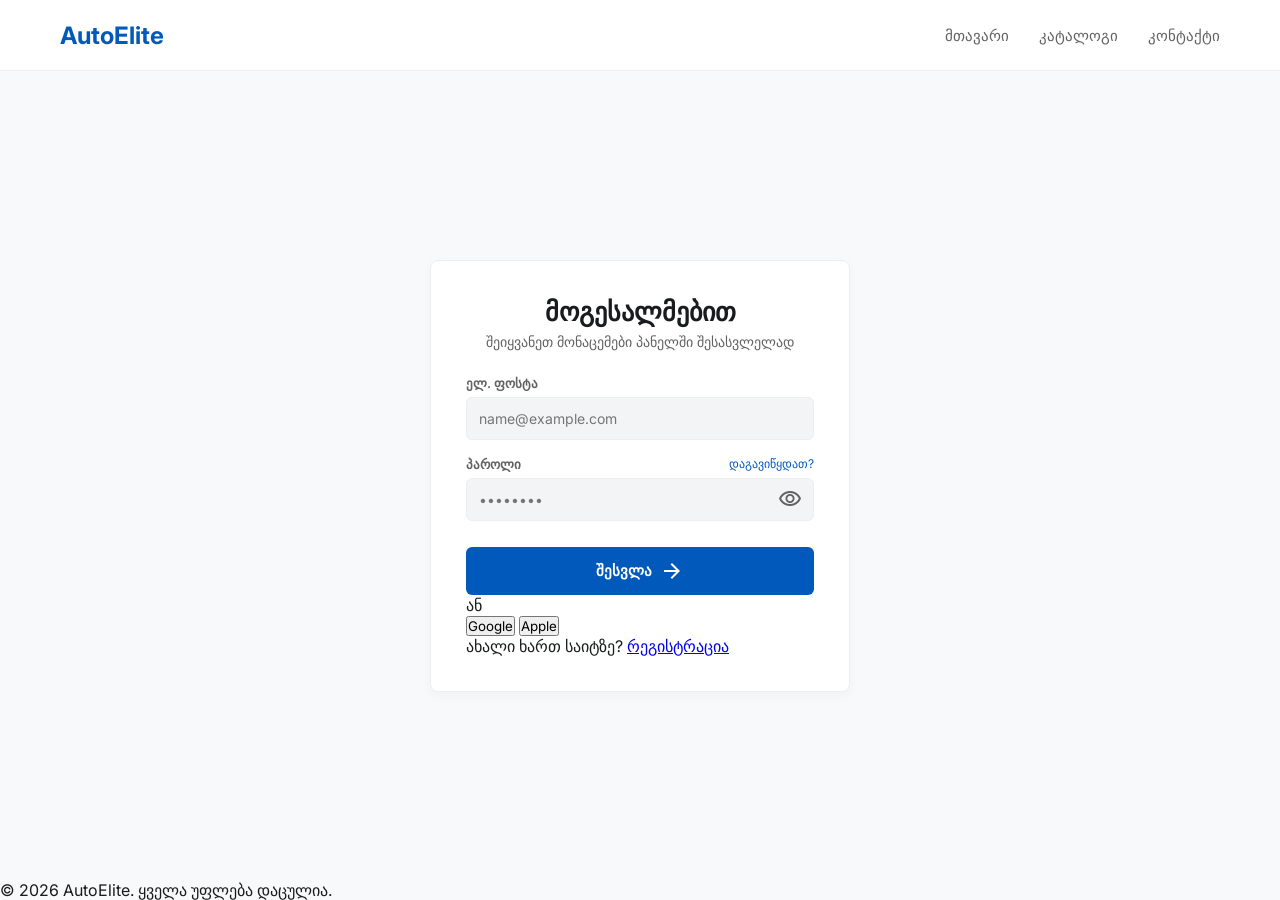
<file: login.html>
<!DOCTYPE html>
<html lang="ka">
<head>
    <meta charset="utf-8"/>
    <meta content="width=device-width, initial-scale=1.0" name="viewport"/>
    <title>შესვლა | AutoElite</title>
    <link href="https://fonts.googleapis.com/css2?family=Inter:wght@400;500;600;700&display=swap" rel="stylesheet"/>
    <link href="https://fonts.googleapis.com/css2?family=Material+Symbols+Outlined" rel="stylesheet"/>
    <link href="login.css" rel="stylesheet"/>
</head>
<body>

   <header class="main-header">
    <div class="container header-wrapper">
        <a class="logo" href="../Menu/index.html">AutoElite</a>
        
        <nav class="nav-menu">
            <a href="../Menu/index.html" class="nav-link">მთავარი</a>
            <a href="../catalog/catalog.html" class="nav-link">კატალოგი</a>
            <a href="../contact/contact.html" class="nav-link">კონტაქტი</a>
        </nav>
    </div>
    </div>
</header>

    <main class="container login-main">
        <div class="login-card">
            
            <div class="login-title-box">
                <h1>მოგესალმებით</h1>
                <p>შეიყვანეთ მონაცემები პანელში შესასვლელად</p>
            </div>

            <form id="loginForm" class="login-form">
                
                <div class="filter-group">
                    <label>ელ. ფოსტა</label>
                    <input type="email" id="email" class="input-style" placeholder="name@example.com" required>
                </div>

                <div class="filter-group">
                    <div class="password-label-row">
                        <label>პაროლი</label>
                        <a href="#" class="forgot-pass">დაგავიწყდათ?</a>
                    </div>
                    <div class="password-wrapper">
                        <input type="password" id="password" class="input-style" placeholder="••••••••" required>
                        <button type="button" class="password-toggle-btn">
                            <span class="material-symbols-outlined" id="eyeIcon">visibility</span>
                        </button>
                    </div>
                </div>

                <button type="submit" class="btn-detail login-submit-btn">
                    შესვლა
                    <span class="material-symbols-outlined">arrow_forward</span>
                </button>
            </form>

            <div class="login-divider">
                <span>ან</span>
            </div>

            <div class="social-login-box">
                <button type="button" class="btn-detail social-btn">Google</button>
                <button type="button" class="btn-detail social-btn">Apple</button>
            </div>

            <p class="register-text">
                ახალი ხართ საიტზე? <a href="#">რეგისტრაცია</a>
            </p>
        </div>
    </main>

    <footer class="login-footer">
        &copy; 2026 AutoElite. ყველა უფლება დაცულია.
    </footer>

    <script src="login.js"></script>
</body>
</html>
</file>
<file: login.css>
* {
    margin: 0;
    padding: 0;
    box-sizing: border-box;
    font-family: 'Inter', sans-serif;
}

body {
    background-color: #f8f9fa;
    color: #191c1d;
    min-height: 100vh;
    display: flex;
    flex-direction: column;
}

.main-header {
    background-color: white;
    border-bottom: 1px solid #edeeef;
    width: 100%;
}

.header-wrapper {
    max-width: 1200px;
    margin: 0 auto;
    padding: 0 20px;
    height: 70px;
    display: flex;
    justify-content: space-between;
    align-items: center;
}

.logo {
    font-size: 24px;
    font-weight: 700;
    color: #0059bb;
    text-decoration: none;
}

.nav-menu {
    display: flex;
    gap: 30px;
}

.nav-link {
    font-size: 15px;
    font-weight: 500;
    color: #636262;
    text-decoration: none;
    transition: color 0.2s ease;
}

.nav-link:hover {
    color: #0059bb;
}

.login-main {
    flex: 1;
    display: flex;
    align-items: center;
    justify-content: center;
    padding: 40px 20px;
}

.login-card {
    background: white;
    width: 100%;
    max-width: 420px;
    padding: 35px;
    border-radius: 8px;
    border: 1px solid #edeeef;
    box-shadow: 0 4px 12px rgba(0, 0, 0, 0.03);
}

.login-title-box {
    text-align: center;
    margin-bottom: 25px;
}

.login-title-box h1 {
    font-size: 26px;
    font-weight: 600;
    color: #191c1d;
    margin-bottom: 6px;
}

.login-title-box p {
    font-size: 14px;
    color: #636262;
}

.login-form {
    display: flex;
    flex-direction: column;
    gap: 16px;
}

.filter-group {
    display: flex;
    flex-direction: column;
    gap: 6px;
}

.filter-group label {
    font-size: 13px;
    font-weight: 600;
    color: #636262;
}

.password-label-row {
    display: flex;
    justify-content: space-between;
    align-items: center;
}

.forgot-pass {
    font-size: 12px;
    color: #0059bb;
    text-decoration: none;
}

.forgot-pass:hover {
    text-decoration: underline;
}

.input-style {
    padding: 12px;
    border: 1px solid #edeeef;
    border-radius: 6px;
    background-color: #f3f4f5;
    outline: none;
    font-size: 14px;
    width: 100%;
    transition: border-color 0.2s ease;
}

.input-style:focus {
    border-color: #0059bb;
    background-color: white;
}

.password-wrapper {
    position: relative;
    width: 100%;
}

.password-toggle-btn {
    position: absolute;
    right: 12px;
    top: 50%;
    transform: translateY(-50%);
    background: none;
    border: none;
    cursor: pointer;
    color: #636262;
    display: flex;
    align-items: center;
}

.password-toggle-btn:hover {
    color: #0059bb;
}

.login-submit-btn {
    background-color: #0059bb;
    color: white;
    padding: 12px;
    margin-top: 10px;
    display: flex;
    align-items: center;
    justify-content: center;
    gap: 8px;
    border: none;
    border-radius: 6px;
    cursor: pointer;
    font-size: 15px;
    font-weight: 600;
    transition: background-color 0.2s;
}
</file>
